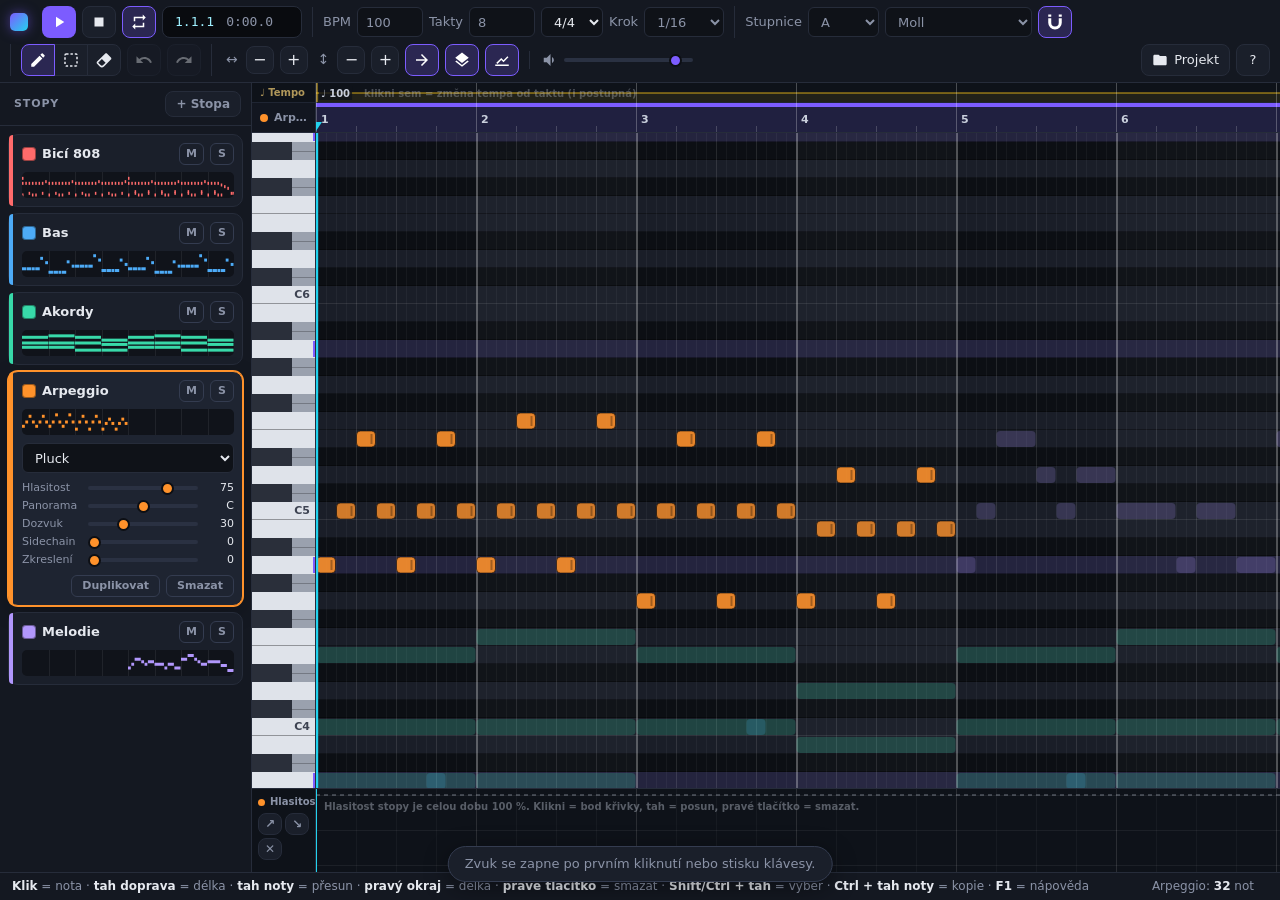
<file: index.html>
<!DOCTYPE html>
<html lang="cs">
<head>
  <meta charset="UTF-8">
  <meta name="viewport" content="width=device-width, initial-scale=1">
  <title>MakerBeater – piano roll</title>
  <meta name="description" content="Webový hudební editor typu piano roll se syntetickými nástroji, bicími a exportem do WAV.">
  <meta name="theme-color" content="#141821">
  <link rel="icon" type="image/png" href="app/icon.png">
  <link rel="stylesheet" href="style.css">
</head>
<body>
  <header class="topbar">
    <button class="btn icon only-narrow" id="btnTracks" title="Seznam stop">
      <svg viewBox="0 0 24 24"><path d="M3 18h18v-2H3v2zm0-5h18v-2H3v2zm0-7v2h18V6H3z"/></svg>
    </button>
    <div class="brand" title="MakerBeater"><span class="logo"></span><span class="brand-text">MakerBeater</span></div>

    <!-- Transport -->
    <div class="group">
      <button id="btnPlay" class="btn icon primary" title="Přehrát / Pauza (mezerník = Play/Stop)">
        <svg class="i-play" viewBox="0 0 24 24"><path d="M8 5v14l11-7z"/></svg>
        <svg class="i-pause" viewBox="0 0 24 24"><path d="M6 19h4V5H6v14zm8-14v14h4V5h-4z"/></svg>
      </button>
      <button id="btnStop" class="btn icon" title="Stop (podruhé = na začátek)">
        <svg viewBox="0 0 24 24"><path d="M6 6h12v12H6z"/></svg>
      </button>
      <button id="btnLoop" class="btn icon toggle" title="Smyčka (L) – oblast nastavíš tažením v pravítku">
        <svg viewBox="0 0 24 24"><path d="M7 7h10v3l4-4-4-4v3H5v6h2V7zm10 10H7v-3l-4 4 4 4v-3h12v-6h-2v4z"/></svg>
      </button>
      <div class="lcd" title="Takt.doba.šestnáctina · čas">
        <span id="posBar">1.1.1</span><span id="posTime">0:00.0</span>
      </div>
      <span class="rec-badge" id="recBadge" hidden title="Nahrává se – Stop nahrávání ukončí">● REC</span>
    </div>

    <!-- Skladba -->
    <div class="group">
      <label class="field" title="Tempo (doby za minutu) v úseku pod kurzorem. Změny tempa po úsecích přidáš v horním pruhu pravítka."><span>BPM</span><input id="inpBpm" type="number" min="30" max="300" step="1"></label>
      <label class="field" title="Délka skladby v taktech"><span>Takty</span><input id="inpBars" type="number" min="1" max="128" step="1"></label>
      <select id="selMeter" title="Doby v taktu">
        <option value="2">2/4</option>
        <option value="3">3/4</option>
        <option value="4">4/4</option>
        <option value="5">5/4</option>
        <option value="6">6/4</option>
        <option value="7">7/4</option>
      </select>
      <label class="field" title="Velikost kroku mřížky">
        <span>Krok</span>
        <select id="selStep">
          <option value="1">1/4</option>
          <option value="2">1/8</option>
          <option value="3">1/8 T</option>
          <option value="4">1/16</option>
          <option value="6">1/16 T</option>
          <option value="8">1/32</option>
          <option value="16">1/64</option>
        </select>
      </label>
    </div>

    <!-- Stupnice -->
    <div class="group">
      <label class="field" title="Stupnice – tóny mimo ni jsou v mřížce tmavší">
        <span>Stupnice</span>
        <select id="selRoot"></select>
        <select id="selScale"></select>
      </label>
      <button class="btn icon toggle" id="btnSnap" title="Přichytávat ke stupnici (S): noty jdou vložit jen na tóny stupnice, ↑↓ posouvá po stupních">
        <svg viewBox="0 0 24 24"><path d="M3 7v6a9 9 0 0 0 18 0V7h-4v6a5 5 0 0 1-10 0V7H3zm14-2h4V2h-4v3zM3 5h4V2H3v3z"/></svg>
      </button>
    </div>

    <!-- Nástroje editace + historie -->
    <div class="group">
      <div class="seg" role="group" aria-label="Nástroj">
        <button class="btn icon tool" data-tool="draw" title="Kreslení (D): klik = nota, tah = délka">
          <svg viewBox="0 0 24 24"><path d="M3 17.25V21h3.75L17.81 9.94l-3.75-3.75L3 17.25zM20.71 7.04a1 1 0 0 0 0-1.41l-2.34-2.34a1 1 0 0 0-1.41 0l-1.83 1.83 3.75 3.75 1.83-1.83z"/></svg>
        </button>
        <button class="btn icon tool" data-tool="select" title="Výběr (V): tah = výběr obdélníkem, dvojklik = nota">
          <svg viewBox="0 0 24 24"><rect x="4" y="4" width="16" height="16" rx="1.5" fill="none" stroke="currentColor" stroke-width="2" stroke-dasharray="3.2 2.6"/></svg>
        </button>
        <button class="btn icon tool" data-tool="erase" title="Guma (E): klik / tah přes noty = mazání">
          <svg viewBox="0 0 24 24"><path d="M16.24 3.56l4.95 4.94c.78.79.78 2.05 0 2.84L12 20.53a4 4 0 0 1-5.66 0L2.81 17c-.78-.79-.78-2.05 0-2.84l10.6-10.6c.79-.78 2.05-.78 2.83 0zM4.22 15.58l3.54 3.53c.78.79 2.04.79 2.83 0l3.53-3.53-4.95-4.95-4.95 4.95z"/></svg>
        </button>
      </div>
      <button class="btn icon" id="btnUndo" title="Zpět (Ctrl+Z)">
        <svg viewBox="0 0 24 24"><path d="M12.5 8c-2.65 0-5.05.99-6.9 2.6L2 7v9h9l-3.62-3.62c1.39-1.16 3.16-1.88 5.12-1.88 3.54 0 6.55 2.31 7.6 5.5l2.37-.78C21.08 11.03 17.15 8 12.5 8z"/></svg>
      </button>
      <button class="btn icon" id="btnRedo" title="Znovu (Ctrl+Y / Ctrl+Shift+Z)">
        <svg viewBox="0 0 24 24"><path d="M18.4 10.6C16.55 8.99 14.15 8 11.5 8c-4.65 0-8.58 3.03-9.96 7.22L3.9 16c1.05-3.19 4.05-5.5 7.6-5.5 1.95 0 3.73.72 5.12 1.88L13 16h9V7l-3.6 3.6z"/></svg>
      </button>
    </div>

    <!-- Zobrazení -->
    <div class="group">
      <span class="mini-label" title="Vodorovný zoom (Ctrl + kolečko)">↔</span>
      <button class="btn icon sm" id="btnZoomXOut" title="Oddálit vodorovně (-)">−</button>
      <button class="btn icon sm" id="btnZoomXIn" title="Přiblížit vodorovně (+)">+</button>
      <span class="mini-label" title="Svislý zoom (Alt + kolečko)">↕</span>
      <button class="btn icon sm" id="btnZoomYOut" title="Oddálit svisle (Alt + kolečko)">−</button>
      <button class="btn icon sm" id="btnZoomYIn" title="Přiblížit svisle (Alt + kolečko)">+</button>
      <button class="btn icon toggle" id="btnFollow" title="Sledovat přehrávání (F)">
        <svg viewBox="0 0 24 24"><path d="M12 4l-1.41 1.41L16.17 11H4v2h12.17l-5.58 5.59L12 20l8-8z"/></svg>
      </button>
      <button class="btn icon toggle" id="btnGhosts" title="Ukázat noty ostatních stop (G)">
        <svg viewBox="0 0 24 24"><path d="M12 16l7.36-5.73L21 9l-9-7-9 7 1.63 1.27L12 16zm0 2.54l-7.38-5.73L3 14.07l9 7 9-7-1.63-1.27L12 18.54z"/></svg>
      </button>
      <button class="btn icon toggle" id="btnAuto" title="Křivka hlasitosti stopy – postupné zesílení a zeslabení (K)">
        <svg viewBox="0 0 24 24"><path d="M3 20h18v-2H3v2zm1.4-4.2l1.4 1.4L11 12l3 3 6.6-6.6-1.4-1.4L14 12.2l-3-3-6.6 6.6z"/></svg>
      </button>
    </div>

    <!-- Master -->
    <div class="group">
      <label class="field" title="Celková hlasitost">
        <svg class="field-icon" viewBox="0 0 24 24"><path d="M18.5 12A4.5 4.5 0 0 0 16 7.97v8.05c1.48-.73 2.5-2.25 2.5-4.02zM5 9v6h4l5 5V4L9 9H5z"/></svg>
        <input type="range" id="masterVol" class="master-vol" min="0" max="1" step="0.01">
      </label>
    </div>

    <!-- Projekt -->
    <div class="group push-right">
      <div class="menu-wrap">
        <button class="btn" id="btnProject" title="Uložení, import a export">
          <svg viewBox="0 0 24 24"><path d="M10 4H4c-1.1 0-2 .9-2 2v12c0 1.1.9 2 2 2h16c1.1 0 2-.9 2-2V8c0-1.1-.9-2-2-2h-8l-2-2z"/></svg>
          Projekt
        </button>
        <div class="menu menu-right" id="projectMenu" hidden>
          <label class="menu-field">
            <span>Název projektu</span>
            <input type="text" id="inpName" maxlength="80" spellcheck="false">
          </label>
          <hr>
          <button data-action="new">Nový prázdný projekt</button>
          <button data-action="demo">Načíst ukázkovou skladbu</button>
          <button data-action="house">Šablona: House starter pack</button>
          <button data-action="breakcore">Šablona: Breakcore</button>
          <hr>
          <button data-action="import">Importovat JSON…</button>
          <button data-action="export-json">Exportovat JSON</button>
          <hr>
          <button data-action="export-wav">Exportovat WAV (celá skladba)</button>
          <button data-action="record" id="btnRecord">Nahrát živě (MediaRecorder)</button>
          <hr class="install-only" hidden>
          <button data-action="install" class="install-only" hidden>Nainstalovat jako aplikaci</button>
        </div>
      </div>
      <button class="btn icon" id="btnHelp" title="Nápověda a klávesové zkratky (F1)">?</button>
    </div>
  </header>

  <main class="workspace">
    <aside class="tracks" id="tracksPanel">
      <div class="tracks-head">
        <span>Stopy</span>
        <button class="btn sm-text" id="btnAddTrack" title="Přidat novou stopu">+ Stopa</button>
        <div class="menu" id="addTrackMenu" hidden></div>
      </div>
      <div class="track-list" id="trackList"></div>
    </aside>

    <section class="editor" id="editor">
      <div class="corner" id="corner"></div>
      <canvas id="rulerCanvas" title="Horní pruh – tempo: klik = změna tempa od taktu · tah značky = posun · pravé tlačítko = smazat&#10;Takty: klik = skok · tah = oblast smyčky · dvojklik = smyčka přes celou skladbu"></canvas>
      <canvas id="keysCanvas"></canvas>
      <div class="grid-wrap" id="gridWrap">
        <canvas id="gridCanvas"></canvas>
        <div class="grid-scroll" id="gridScroll"><div id="gridSpacer"></div></div>
      </div>
      <div class="auto-head" id="autoHead">
        <div class="auto-title"><span class="dot"></span><span>Hlasitost</span></div>
        <div class="auto-btns">
          <button class="btn" data-auto="in" title="Náběh: stopa v oblasti smyčky postupně zesílí z ticha na 100 % (oblast nastavíš tažením v pravítku)">↗</button>
          <button class="btn" data-auto="out" title="Doznění: stopa v oblasti smyčky postupně zeslabí ze 100 % do ticha">↘</button>
          <button class="btn" data-auto="clear" title="Smazat křivku – stopa hraje celou dobu na 100 %">✕</button>
        </div>
      </div>
      <canvas id="autoCanvas" title="Křivka hlasitosti stopy: klik = bod · tah = posun · pravé tlačítko = smazat · Alt = bez mřížky"></canvas>
    </section>
  </main>

  <footer class="statusbar">
    <span id="statusHint"></span>
    <span class="status-right">
      <label class="velocity" id="tuneBox" hidden title="Ladění vybraných úderů bicích v půltónech (dvojklik = 0)">
        Ladění <input type="range" id="inpTune" min="-24" max="24" step="1"> <output id="tuneOut"></output>
      </label>
      <label class="velocity" id="velocityBox" hidden title="Síla úhozu vybraných not">
        Síla <input type="range" id="inpVelocity" min="0.05" max="1" step="0.01"> <output id="velocityOut"></output>
      </label>
      <span id="statusInfo"></span>
      <span class="save-state" id="saveState"></span>
    </span>
  </footer>

  <div class="audio-hint" id="audioHint">Zvuk se zapne po prvním kliknutí nebo stisku klávesy.</div>
  <div class="toasts" id="toasts" aria-live="polite"></div>
  <input type="file" id="fileImport" accept=".json,application/json" hidden>

  <dialog class="help" id="helpDialog">
    <form method="dialog" class="help-head">
      <h2>Nápověda</h2>
      <button class="btn icon" value="close" title="Zavřít (Esc)">✕</button>
    </form>
    <div class="help-body">
      <section>
        <h3>Myš v mřížce</h3>
        <dl>
          <dt>Klik do prázdna</dt><dd>nová nota (tažením doprava nastavíš délku)</dd>
          <dt>Tah noty</dt><dd>přesun v čase i výšce (s Alt bez mřížky)</dd>
          <dt>Tah pravého okraje</dt><dd>změna délky</dd>
          <dt>Ctrl + tah noty</dt><dd>kopie</dd>
          <dt>Pravé tlačítko</dt><dd>smazat (tahem víc not)</dd>
          <dt>Shift / Ctrl + tah</dt><dd>výběr obdélníkem</dd>
          <dt>Shift + klik</dt><dd>přidat / odebrat notu z výběru</dd>
          <dt>Kolečko</dt><dd>posun · Shift = do stran · Ctrl = zoom · Alt = výška řádků</dd>
          <dt>Prostřední tlačítko</dt><dd>posun plátna</dd>
        </dl>
      </section>
      <section>
        <h3>Klávesnice</h3>
        <dl>
          <dt>Mezerník</dt><dd>Play / Stop</dd>
          <dt>Ctrl + Z / Ctrl + Y</dt><dd>zpět / znovu</dd>
          <dt>Ctrl + C / X / V</dt><dd>kopírovat / vyjmout / vložit (pod kurzor myši)</dd>
          <dt>Ctrl + D</dt><dd>duplikovat výběr za sebe</dd>
          <dt>Ctrl + A · Esc</dt><dd>vybrat vše · zrušit výběr</dd>
          <dt>Delete</dt><dd>smazat výběr</dd>
          <dt>↑ ↓</dt><dd>o půltón (se zapnutým přichytáváním o stupeň stupnice), Shift = oktáva</dd>
          <dt>← →</dt><dd>o krok mřížky, Shift = o takt</dd>
          <dt>Q</dt><dd>kvantizovat: srovnat do mřížky a do stupnice</dd>
          <dt>R</dt><dd>rozsekat výběr na kroky mřížky (rychlé rolly – např. s krokem 1/32)</dd>
          <dt>D · V · E</dt><dd>kreslení · výběr · guma</dd>
          <dt>S · L · F · G</dt><dd>přichytávání · smyčka · sledování · duchové</dd>
          <dt>+ / −</dt><dd>vodorovný zoom</dd>
          <dt>Home</dt><dd>na začátek</dd>
        </dl>
      </section>
      <section>
        <h3>Ostatní</h3>
        <dl>
          <dt>Klávesy vlevo</dt><dd>klik = zahraje tón, tažením glissando</dd>
          <dt>Pravítko</dt><dd>klik = skok · tah = oblast smyčky · dvojklik = celá skladba</dd>
          <dt>Tempo po úsecích</dt><dd>horní pruh pravítka: klik = změna tempa od taktu, skokem nebo postupně (zrychlení / zpomalení přes zvolený počet taktů) · tah = posun (Alt = po dobách) · pravé tlačítko nebo prázdné pole = smazat · pole BPM mění tempo úseku pod kurzorem</dd>
          <dt>Křivka hlasitosti (K)</dt><dd>pruh pod mřížkou: hlasitost stopy v čase – klik = bod, tah = posun, pravé tlačítko = smazat · ↗ náběh / ↘ doznění v oblasti smyčky jedním klikem</dd>
          <dt>Stopa</dt><dd>dvojklik na jméno = přejmenovat · dvojklik na posuvník = výchozí hodnota</dd>
          <dt>Sidechain</dt><dd>stopa se při každém kopáku na chvíli ztiší („pumpování“ jako v house)</dd>
          <dt>Ladění</dt><dd>u bicích: vyber údery a posuvníkem dole je přelaď (breakcore rolly)</dd>
          <dt>Dotyk</dt><dd>ťuk = nota · tah = posun · dva prsty = zoom · mazání gumou</dd>
          <dt>Ukládání</dt><dd>automaticky do prohlížeče; na přenos použij Projekt → Exportovat JSON</dd>
          <dt>Klavír</dt><dd>nahrávky Salamander Grand Piano (Alexander Holm, licence CC BY 3.0), ostatní zvuky jsou syntetické</dd>
        </dl>
      </section>
    </div>
  </dialog>

  <script src="js/state.js"></script>
  <script src="js/audio.js"></script>
  <script src="js/grid.js"></script>
  <script src="js/main.js"></script>
</body>
</html>
</file>
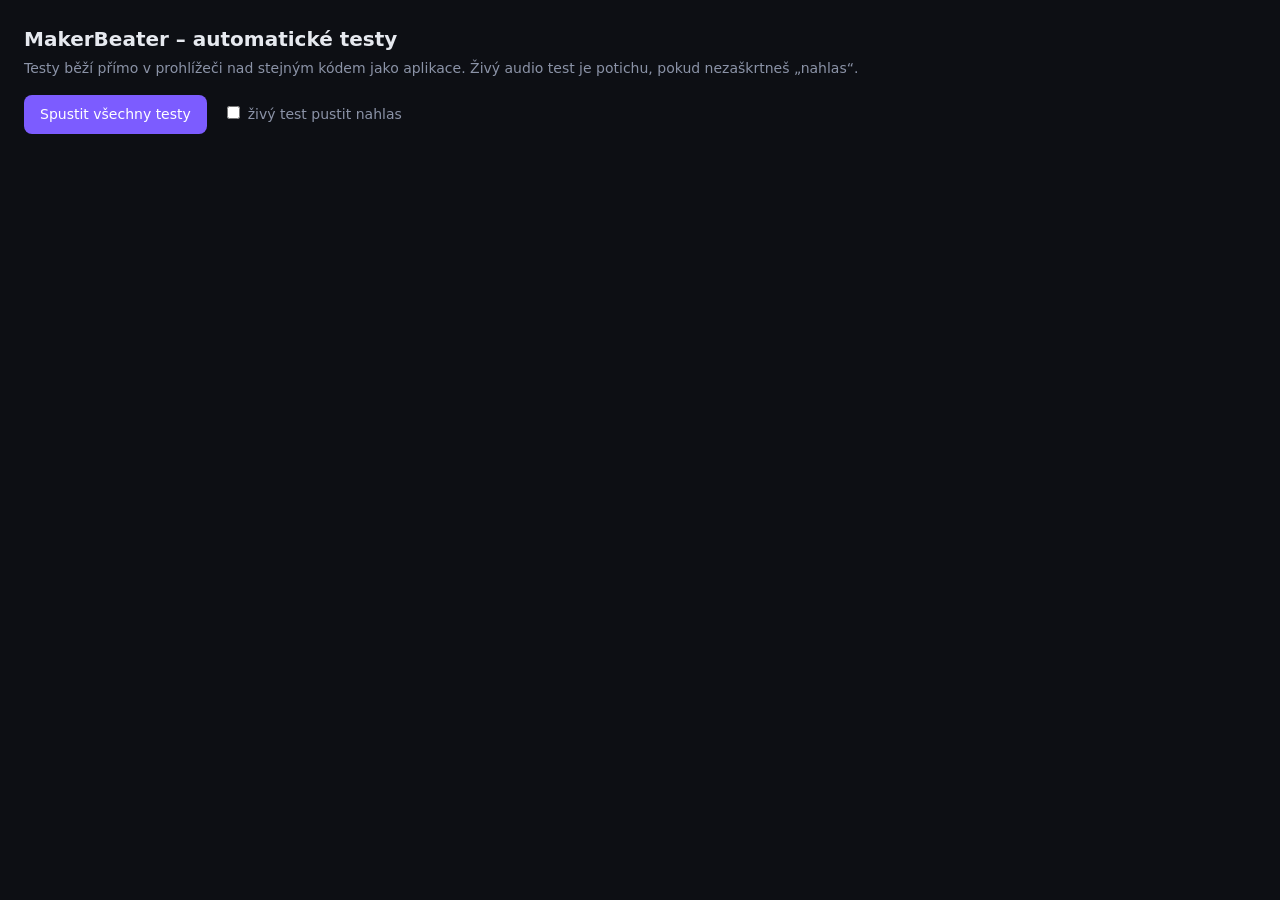
<file: tests/test.html>
<!DOCTYPE html>
<html lang="cs">
<head>
  <meta charset="UTF-8">
  <meta name="viewport" content="width=device-width, initial-scale=1">
  <title>MakerBeater – testy</title>
  <style>
    body { background: #0d0f14; color: #e6e9ef; font: 14px/1.5 'Segoe UI', system-ui, sans-serif; margin: 0; padding: 24px; }
    h1 { font-size: 20px; margin: 0 0 4px; }
    p { color: #8b93a7; margin: 0 0 16px; }
    button { background: #7c5cff; color: #fff; border: 0; border-radius: 8px; padding: 9px 16px; font: inherit; cursor: pointer; }
    button:disabled { opacity: 0.5; cursor: default; }
    label { margin-left: 12px; color: #8b93a7; }
    ul { list-style: none; padding: 0; margin: 20px 0 0; max-width: 900px; }
    li { background: #141821; border: 1px solid #262c3a; border-radius: 8px; padding: 10px 14px; margin-bottom: 8px; }
    li .name { font-weight: 600; }
    li .detail { color: #8b93a7; font-family: Consolas, monospace; font-size: 12px; white-space: pre-wrap; margin-top: 4px; }
    li.pass .name::before { content: '✔ '; color: #38d9a9; }
    li.fail .name::before { content: '✘ '; color: #ff5d73; }
    li.run .name::before { content: '… '; color: #ffd43b; }
    #summary { margin-top: 16px; font-weight: 600; }
  </style>
</head>
<body>
  <h1>MakerBeater – automatické testy</h1>
  <p>Testy běží přímo v prohlížeči nad stejným kódem jako aplikace. Živý audio test je potichu, pokud nezaškrtneš „nahlas“.</p>
  <button id="run">Spustit všechny testy</button>
  <label><input type="checkbox" id="loud"> živý test pustit nahlas</label>
  <div id="summary"></div>
  <ul id="results"></ul>

  <script src="../js/state.js"></script>
  <script src="../js/audio.js"></script>
  <script src="tests.js"></script>
</body>
</html>
</file>
<file: style.css>
/* MakerBeater – tmavý vzhled */

:root {
  --bg: #0d0f14;
  --panel: #141821;
  --panel-2: #1a1f2a;
  --panel-3: #222838;
  --border: #262c3a;
  --border-2: #343c50;
  --text: #e6e9ef;
  --muted: #8b93a7;
  --accent: #7c5cff;
  --accent-soft: rgba(124, 92, 255, 0.22);
  --cyan: #22d3ee;
  --danger: #ff5d73;
  --ok: #38d9a9;
  --warn: #ffd43b;
  --radius: 8px;
  --font: 'Inter', 'Segoe UI', system-ui, -apple-system, Roboto, sans-serif;
  --mono: 'JetBrains Mono', 'Cascadia Mono', Consolas, 'SFMono-Regular', monospace;
}

* { box-sizing: border-box; }

html, body {
  height: 100%;
  margin: 0;
}

body {
  background: var(--bg);
  color: var(--text);
  font: 13px/1.4 var(--font);
  display: flex;
  flex-direction: column;
  overflow: hidden;
  -webkit-user-select: none;
  user-select: none;
}

button, input, select { font: inherit; color: inherit; }

/* ---------- Horní lišta ---------- */

.topbar {
  display: flex;
  flex-wrap: wrap;
  align-items: center;
  gap: 6px 10px;
  padding: 6px 10px;
  background: var(--panel);
  border-bottom: 1px solid var(--border);
  position: relative;
  z-index: 5;
}

.brand {
  display: flex;
  align-items: center;
  gap: 8px;
  font-weight: 700;
  letter-spacing: 0.2px;
  font-size: 15px;
  margin-right: 4px;
}

.logo {
  width: 18px;
  height: 18px;
  border-radius: 5px;
  background: linear-gradient(135deg, var(--accent), var(--cyan));
  box-shadow: 0 0 12px rgba(124, 92, 255, 0.5);
}

.group {
  display: flex;
  align-items: center;
  gap: 6px;
}

.group + .group {
  padding-left: 10px;
  border-left: 1px solid var(--border);
}

@media (max-width: 1500px) {
  .brand-text { display: none; }
}

.btn {
  height: 32px;
  min-width: 32px;
  padding: 0 10px;
  border-radius: var(--radius);
  border: 1px solid var(--border);
  background: var(--panel-2);
  cursor: pointer;
  display: inline-flex;
  align-items: center;
  justify-content: center;
  gap: 6px;
  white-space: nowrap;
  transition: background 0.12s, border-color 0.12s, color 0.12s;
}

.btn:hover { background: var(--panel-3); border-color: var(--border-2); }
.btn:active { transform: translateY(1px); }
.btn:disabled { opacity: 0.4; cursor: default; transform: none; }
.btn:focus-visible { outline: 2px solid var(--accent); outline-offset: 1px; }

.btn.icon { padding: 0; width: 34px; }
.btn svg { width: 18px; height: 18px; fill: currentColor; flex: none; }

.btn.primary {
  background: var(--accent);
  border-color: transparent;
  color: #fff;
}
.btn.primary:hover { background: #8d72ff; }

.btn.toggle.on {
  background: var(--accent-soft);
  border-color: var(--accent);
  color: #fff;
}

/* Play/Pause ikonky se přepínají podle třídy body.playing */
.i-pause { display: none; }
body.playing .i-play { display: none; }
body.playing .i-pause { display: block; }

.lcd {
  font-family: var(--mono);
  font-size: 13px;
  background: #090b0f;
  border: 1px solid var(--border);
  border-radius: var(--radius);
  height: 32px;
  padding: 0 12px;
  display: flex;
  align-items: center;
  gap: 12px;
  color: #9ef0ff;
  min-width: 140px;
  font-variant-numeric: tabular-nums;
}
.lcd #posTime { color: var(--muted); }

.field {
  display: flex;
  align-items: center;
  gap: 6px;
  color: var(--muted);
}

input[type=number], select, input[type=text] {
  background: #0f1218;
  border: 1px solid var(--border);
  border-radius: 6px;
  height: 30px;
  padding: 0 8px;
  outline: none;
}
input[type=number] { width: 66px; }
input[type=number]:focus, select:focus, input[type=text]:focus { border-color: var(--accent); }

.muted { color: var(--muted); }

/* ---------- Upozornění na zvuk ---------- */

.audio-hint {
  position: fixed;
  left: 50%;
  bottom: 18px;
  transform: translateX(-50%);
  background: var(--panel-2);
  border: 1px solid var(--border-2);
  border-radius: 999px;
  padding: 8px 16px;
  color: var(--muted);
  box-shadow: 0 6px 24px rgba(0, 0, 0, 0.4);
  z-index: 50;
  pointer-events: none;
}
.audio-hint[hidden] { display: none; }

.btn.sm { width: 28px; height: 28px; min-width: 28px; font-size: 16px; line-height: 1; }
.mini-label { color: var(--muted); font-size: 14px; padding: 0 2px 0 4px; cursor: help; }

.push-right { margin-left: auto; }
.group.push-right { border-left: 0; }
.btn:not(.icon) svg { width: 16px; height: 16px; }

/* Segmentový přepínač nástrojů */
.seg { display: flex; gap: 0; }
.seg .btn { border-radius: 0; margin-left: -1px; }
.seg .btn:first-of-type { border-radius: var(--radius) 0 0 var(--radius); margin-left: 0; }
.seg .btn:last-of-type { border-radius: 0 var(--radius) var(--radius) 0; }
.seg .btn.on { background: var(--accent-soft); border-color: var(--accent); color: #fff; position: relative; z-index: 1; }

.btn.sm-text { height: 26px; padding: 0 10px; font-size: 12px; font-weight: 600; }
.field-icon { width: 18px; height: 18px; fill: var(--muted); flex: none; }
.master-vol { width: 90px; }
.only-narrow { display: none; }

/* ---------- Posuvníky (range) ---------- */

input[type=range] {
  -webkit-appearance: none;
  appearance: none;
  width: 100%;
  height: 18px;
  margin: 0;
  background: transparent;
  cursor: pointer;
  --thumb: var(--track-color, var(--accent));
}
input[type=range]:focus { outline: none; }
input[type=range]::-webkit-slider-runnable-track { height: 4px; border-radius: 2px; background: #2a3142; }
input[type=range]::-webkit-slider-thumb {
  -webkit-appearance: none;
  width: 13px;
  height: 13px;
  margin-top: -4.5px;
  border-radius: 50%;
  background: var(--thumb);
  border: 2px solid #0d0f14;
}
input[type=range]::-moz-range-track { height: 4px; border-radius: 2px; background: #2a3142; }
input[type=range]::-moz-range-thumb { width: 10px; height: 10px; border-radius: 50%; background: var(--thumb); border: 2px solid #0d0f14; }
input[type=range]:focus-visible::-webkit-slider-thumb { box-shadow: 0 0 0 3px var(--accent-soft); }

/* ---------- Pracovní plocha ---------- */

.workspace {
  flex: 1;
  display: flex;
  min-height: 0;
  min-width: 0;
  position: relative;
}

/* ---------- Seznam stop ---------- */

.tracks {
  width: 252px;
  flex: none;
  display: flex;
  flex-direction: column;
  min-height: 0;
  background: var(--panel);
  border-right: 1px solid var(--border);
}

.tracks-head {
  position: relative;
  display: flex;
  align-items: center;
  justify-content: space-between;
  padding: 8px 10px 8px 14px;
  border-bottom: 1px solid var(--border);
  color: var(--muted);
  font-size: 11px;
  font-weight: 700;
  letter-spacing: 0.08em;
  text-transform: uppercase;
}

.track-list {
  flex: 1;
  overflow-y: auto;
  padding: 8px;
  display: flex;
  flex-direction: column;
  gap: 6px;
}

.track {
  position: relative;
  padding: 8px 8px 8px 13px;
  border: 1px solid var(--border);
  border-radius: 10px;
  background: var(--panel-2);
  cursor: pointer;
  transition: border-color 0.12s, background 0.12s;
}
.track::before {
  content: '';
  position: absolute;
  left: 0;
  top: 0;
  bottom: 0;
  width: 4px;
  border-radius: 10px 0 0 10px;
  background: var(--track-color);
}
.track:hover { border-color: var(--border-2); }
.track.active {
  background: #1e2431;
  border-color: var(--track-color);
  box-shadow: 0 0 0 1px var(--track-color), 0 6px 20px rgba(0, 0, 0, 0.25);
}
.track.silent .track-name, .track.silent .track-mini { opacity: 0.4; }

.track-head {
  display: flex;
  align-items: center;
  gap: 6px;
}

.swatch {
  position: relative;
  width: 14px;
  height: 14px;
  flex: none;
  border-radius: 4px;
  background: var(--track-color);
  overflow: hidden;
  cursor: pointer;
  box-shadow: 0 0 0 1px rgba(0, 0, 0, 0.4) inset;
}
.swatch input { position: absolute; inset: -4px; width: 24px; height: 24px; opacity: 0; cursor: pointer; border: 0; padding: 0; }

.track-name {
  flex: 1;
  min-width: 0;
  font-weight: 600;
  overflow: hidden;
  text-overflow: ellipsis;
  white-space: nowrap;
}
.track-rename { flex: 1; min-width: 0; height: 24px !important; padding: 0 6px !important; }

.tbtn {
  height: 22px;
  min-width: 24px;
  padding: 0 6px;
  border-radius: 6px;
  border: 1px solid var(--border-2);
  background: transparent;
  color: var(--muted);
  font-size: 11px;
  font-weight: 700;
  cursor: pointer;
}
.tbtn:hover { color: var(--text); border-color: #4a5368; }
.tbtn:disabled { opacity: 0.35; cursor: default; }
.tbtn.wide { font-weight: 600; padding: 0 10px; }
.tbtn.t-mute.on { background: var(--warn); border-color: var(--warn); color: #15171c; }
.tbtn.t-solo.on { background: var(--ok); border-color: var(--ok); color: #15171c; }
.tbtn.t-del:hover:not(:disabled) { color: var(--danger); border-color: var(--danger); }

.track-mini {
  display: block;
  width: 100%;
  height: 26px;
  margin-top: 7px;
  border-radius: 5px;
  background: #10131a;
}

.track-body { display: none; margin-top: 8px; }
.track.active .track-body { display: block; }
.track-body select { width: 100%; margin-bottom: 6px; }

.slider-row {
  display: grid;
  grid-template-columns: 60px 1fr 30px;
  align-items: center;
  gap: 6px;
  font-size: 11px;
  color: var(--muted);
  cursor: default;
}
.slider-row output { text-align: right; font-variant-numeric: tabular-nums; color: var(--text); }

.track-actions {
  display: flex;
  justify-content: flex-end;
  gap: 6px;
  margin-top: 6px;
}

/* Rozbalovací nabídka (přidání stopy, projekt) */
.menu {
  position: absolute;
  z-index: 30;
  top: calc(100% + 4px);
  right: 8px;
  min-width: 180px;
  padding: 6px;
  background: #1b202b;
  border: 1px solid var(--border-2);
  border-radius: 10px;
  box-shadow: 0 12px 32px rgba(0, 0, 0, 0.5);
  text-transform: none;
  letter-spacing: normal;
  font-size: 13px;
  font-weight: 500;
}
.menu[hidden] { display: none; }
.menu button {
  display: flex;
  align-items: center;
  gap: 10px;
  width: 100%;
  padding: 7px 10px;
  border: 0;
  border-radius: 6px;
  background: transparent;
  color: var(--text);
  text-align: left;
  cursor: pointer;
}
.menu button:hover { background: var(--panel-3); }
.menu .dot { width: 10px; height: 10px; border-radius: 3px; flex: none; }
.menu hr { border: 0; border-top: 1px solid var(--border); margin: 5px 4px; }

.menu-wrap { position: relative; }
.menu.menu-right { right: 0; top: calc(100% + 6px); min-width: 250px; }
.menu-field {
  display: flex;
  flex-direction: column;
  gap: 4px;
  padding: 4px 6px 6px;
  color: var(--muted);
  font-size: 11px;
}
.menu-field input { width: 100%; }
.menu button.recording { color: var(--danger); font-weight: 600; }
.menu [hidden] { display: none; }

/* Indikátor nahrávání */
.rec-badge {
  color: #fff;
  background: var(--danger);
  border-radius: 6px;
  padding: 3px 8px;
  font-size: 11px;
  font-weight: 700;
  letter-spacing: 0.05em;
  animation: pulse 1s ease-in-out infinite alternate;
}
.rec-badge[hidden] { display: none; }
@keyframes pulse { from { opacity: 1; } to { opacity: 0.45; } }

/* Oznámení (toasty) */
.toasts {
  position: fixed;
  right: 16px;
  bottom: 40px;
  z-index: 60;
  display: flex;
  flex-direction: column;
  align-items: flex-end;
  gap: 8px;
  pointer-events: none;
}
.toast {
  min-width: 220px;
  max-width: min(420px, calc(100vw - 32px));
  padding: 10px 14px;
  border-radius: 10px;
  background: #1d2230;
  border: 1px solid var(--border-2);
  border-left: 4px solid var(--accent);
  box-shadow: 0 10px 30px rgba(0, 0, 0, 0.45);
  color: var(--text);
  pointer-events: auto;
  animation: toast-in 0.18s ease-out;
}
.toast.error { border-left-color: var(--danger); }
.toast.ok { border-left-color: var(--ok); }
.toast .bar { height: 4px; margin-top: 8px; border-radius: 2px; background: #2a3142; overflow: hidden; }
.toast .bar i { display: block; height: 100%; width: 0; background: linear-gradient(90deg, var(--accent), var(--cyan)); transition: width 0.15s; }
.toast.out { opacity: 0; transform: translateY(6px); transition: opacity 0.2s, transform 0.2s; }
@keyframes toast-in { from { opacity: 0; transform: translateY(8px); } to { opacity: 1; transform: none; } }

/* Nápověda */
dialog.help {
  width: min(880px, calc(100vw - 32px));
  max-height: calc(100vh - 48px);
  padding: 0;
  border: 1px solid var(--border-2);
  border-radius: 14px;
  background: var(--panel);
  color: var(--text);
  box-shadow: 0 24px 60px rgba(0, 0, 0, 0.6);
}
dialog.help::backdrop { background: rgba(5, 7, 10, 0.6); backdrop-filter: blur(2px); }
.help-head {
  display: flex;
  align-items: center;
  justify-content: space-between;
  padding: 12px 16px;
  border-bottom: 1px solid var(--border);
  position: sticky;
  top: 0;
  background: var(--panel);
}
.help-head h2 { margin: 0; font-size: 16px; }
.help-body {
  display: grid;
  grid-template-columns: repeat(auto-fit, minmax(250px, 1fr));
  gap: 8px 24px;
  padding: 8px 18px 18px;
  -webkit-user-select: text;
  user-select: text;
}
.help-body h3 { font-size: 12px; text-transform: uppercase; letter-spacing: 0.08em; color: var(--muted); margin: 14px 0 6px; }
.help-body dl { margin: 0; display: grid; grid-template-columns: auto 1fr; gap: 5px 12px; }
.help-body dt { font-weight: 600; white-space: nowrap; }
.help-body dd { margin: 0; color: #c3c9d6; }

/* Stavový řádek – pravá část */
.status-right { display: flex; align-items: center; gap: 14px; flex: none; }
.velocity { display: flex; align-items: center; gap: 6px; }
.velocity[hidden] { display: none; }
.velocity input { width: 90px; }
.velocity output { min-width: 22px; color: var(--text); font-variant-numeric: tabular-nums; }
.save-state { color: #5f6880; }
.save-state.error { color: var(--danger); }

#selMeter { width: 62px; }

/* Úzké obrazovky: seznam stop jako vysouvací panel */
@media (max-width: 820px) {
  .only-narrow { display: inline-flex; }
  .tracks {
    position: absolute;
    z-index: 20;
    top: 0;
    bottom: 0;
    left: 0;
    transform: translateX(-102%);
    transition: transform 0.2s ease;
    box-shadow: 8px 0 32px rgba(0, 0, 0, 0.5);
  }
  body.tracks-open .tracks { transform: none; }
  .brand { display: none; }
  .group + .group { padding-left: 8px; }
}

/* ---------- Editor (piano roll) ---------- */

.editor {
  flex: 1;
  min-width: 0;
  min-height: 0;
  display: grid;
  grid-template-columns: var(--keys-w, 64px) minmax(0, 1fr);
  grid-template-rows: 50px minmax(0, 1fr) var(--auto-h, 0px); /* pravítko (tempo 20 px + takty 30 px), mřížka, křivka */
  background: #0b0d12;
}

.corner {
  grid-row: 1;
  grid-column: 1;
  display: flex;
  flex-direction: column;
  overflow: hidden;
  background: #121620;
  border-right: 1px solid var(--border);
  border-bottom: 1px solid var(--border);
  color: var(--muted);
  font-size: 11px;
  font-weight: 600;
}
.corner-tempo {
  height: 20px;
  flex: none;
  display: flex;
  align-items: center;
  padding: 0 8px;
  border-bottom: 1px solid #1f2533;
  background: #0e1219;
  color: #b0975a;
  font-size: 10px;
}
.corner-track { flex: 1; min-height: 0; display: flex; align-items: center; gap: 6px; padding: 0 8px; }
.corner .dot { width: 8px; height: 8px; flex: none; border-radius: 50%; background: var(--track-color); }
.corner-track span { overflow: hidden; text-overflow: ellipsis; white-space: nowrap; }

/* okénko pro zadání tempa přímo v pravítku: číslo + skokem / postupně */
.tempo-edit {
  position: fixed;
  z-index: 60;
  display: flex;
  gap: 4px;
  height: 20px;
}
.tempo-edit input,
.tempo-edit select {
  height: 20px;
  padding: 0 4px;
  border: 1px solid #fcc419;
  border-radius: 4px;
  background: #0d0f14;
  color: #ffe066;
  font: 600 11px var(--font);
  outline: none;
  box-shadow: 0 4px 14px rgba(0, 0, 0, 0.5);
}
.tempo-edit input { width: 64px; }
.tempo-edit select { width: 142px; cursor: pointer; }

/* křivka hlasitosti stopy pod mřížkou */
body.auto-open .editor { --auto-h: 84px; }
body:not(.auto-open) .auto-head,
body:not(.auto-open) #autoCanvas { display: none; }
.auto-head {
  grid-row: 3;
  grid-column: 1;
  display: flex;
  flex-direction: column;
  gap: 4px;
  padding: 6px;
  overflow: hidden;
  background: #0e1219;
  border-top: 1px solid #262c3a;
  border-right: 1px solid var(--border);
  color: var(--muted);
  font-size: 10px;
  font-weight: 600;
}
.auto-head .auto-title { display: flex; align-items: center; gap: 5px; white-space: nowrap; }
.auto-head .dot { width: 7px; height: 7px; flex: none; border-radius: 50%; background: var(--track-color, #8ab4f8); }
.auto-head .auto-btns { display: flex; flex-wrap: wrap; gap: 3px; }
.auto-head .btn { height: 22px; min-width: 24px; padding: 0 5px; font-size: 12px; }
#autoCanvas {
  grid-row: 3;
  grid-column: 2;
  display: block;
  cursor: crosshair;
  touch-action: none;
}

#rulerCanvas {
  grid-row: 1;
  grid-column: 2;
  display: block;
  cursor: pointer;
  touch-action: none;
}

#keysCanvas {
  grid-row: 2;
  grid-column: 1;
  display: block;
  cursor: pointer;
  touch-action: none;
}

.grid-wrap {
  grid-row: 2;
  grid-column: 2;
  position: relative;
  overflow: hidden;
}

#gridCanvas {
  position: absolute;
  left: 0;
  top: 0;
  display: block;
}

.grid-scroll {
  position: absolute;
  inset: 0;
  overflow: scroll;
  touch-action: none; /* dotyk řešíme sami (ťuk = nota, tah = posun, dva prsty = zoom) */
}

#gridSpacer { pointer-events: none; }

/* tmavé posuvníky */
.grid-scroll::-webkit-scrollbar, .track-list::-webkit-scrollbar { width: 12px; height: 12px; }
.grid-scroll::-webkit-scrollbar-track, .track-list::-webkit-scrollbar-track { background: #10131a; }
.grid-scroll::-webkit-scrollbar-thumb, .track-list::-webkit-scrollbar-thumb { background: #2c3343; border-radius: 6px; border: 3px solid #10131a; }
.grid-scroll::-webkit-scrollbar-thumb:hover, .track-list::-webkit-scrollbar-thumb:hover { background: #3b4458; }
.grid-scroll::-webkit-scrollbar-corner { background: #10131a; }
.track-list::-webkit-scrollbar-track { background: transparent; }
.track-list::-webkit-scrollbar-thumb { border-color: var(--panel); }
@supports (-moz-appearance: none) {
  .grid-scroll, .track-list { scrollbar-color: #2c3343 transparent; }
}

/* ---------- Stavový řádek ---------- */

.statusbar {
  display: flex;
  justify-content: space-between;
  gap: 16px;
  padding: 5px 12px;
  background: var(--panel);
  border-top: 1px solid var(--border);
  color: var(--muted);
  font-size: 12px;
  white-space: nowrap;
  overflow: hidden;
}
.statusbar #statusHint { overflow: hidden; text-overflow: ellipsis; }
.statusbar b { color: var(--text); font-weight: 600; }
</file>
